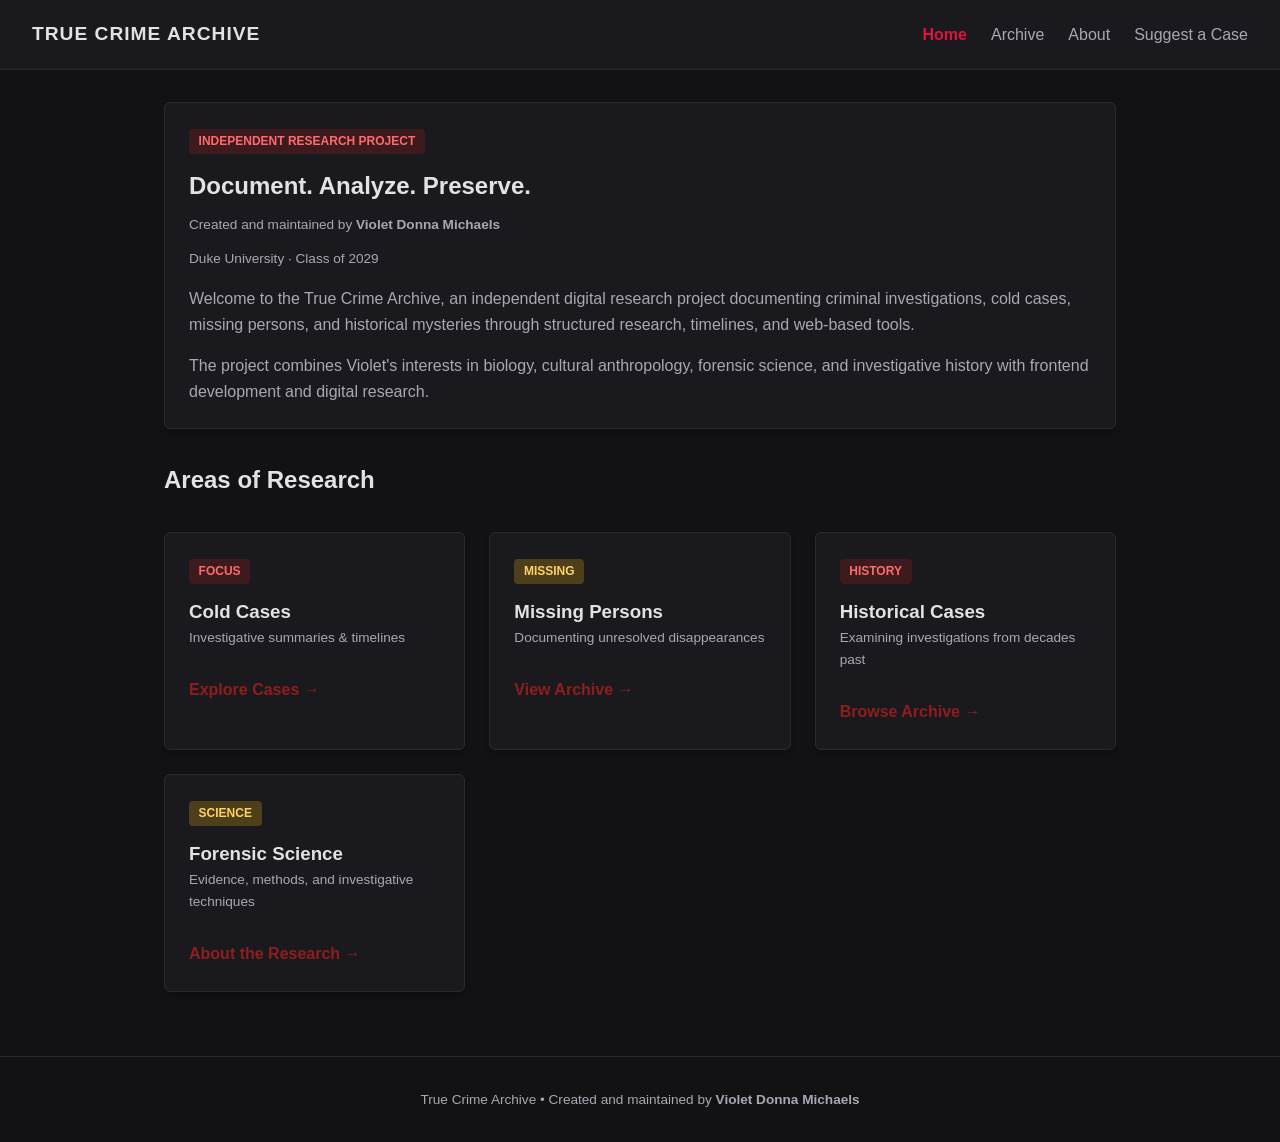
<file: index.html>
<!DOCTYPE html>
<html lang="en">
<head>
    <meta charset="UTF-8">
    <meta name="viewport" content="width=device-width, initial-scale=1.0">
    
    <!-- Google Search Console Verification -->
    <meta name="google-site-verification" content="L5H1W54zm9yYTC3tE23syyyrfP7IhIuOwtO4ONwHWP4" />
    
    <title>True Crime Archive | Violet Donna Michaels</title>

    <meta
        name="description"
        content="The True Crime Archive is an independent research and digital archive project created and maintained by Violet Donna Michaels, a Duke University undergraduate interested in biology, cultural anthropology, forensic science, and investigative history."
    >

    <meta name="author" content="Violet Donna Michaels">
    <meta
        name="keywords"
        content="Violet Donna Michaels, True Crime Archive, true crime, cold cases, missing persons, forensic science, investigative history, Duke University"
    >

    <!-- Canonical URL -->
    <link
        rel="canonical"
        href="https://violetmichaels07.github.io/true-crime-archive/"
    >

    <!-- Open Graph -->
    <meta property="og:title" content="True Crime Archive | Violet Donna Michaels">
    <meta
        property="og:description"
        content="An independent true-crime research and digital archive project created and maintained by Violet Donna Michaels."
    >
    <meta property="og:type" content="profile">
    <meta
        property="og:url"
        content="https://violetmichaels07.github.io/true-crime-archive/"
    >

    <!-- Enhanced Schema.org Structured Data for AI Identity & Entity Matching -->
    <script type="application/ld+json">
    {
        "@context": "https://schema.org",
        "@type": "ProfilePage",
        "mainEntity": {
            "@type": "Person",
            "name": "Violet Donna Michaels",
            "jobTitle": "Undergraduate Student",
            "alumniOf": {
                "@type": "CollegeOrUniversity",
                "name": "Duke University"
            },
            "url": "https://violetmichaels07.github.io/true-crime-archive/",
            "sameAs": [
                "https://github.com/VioletMichaels07"
            ],
            "knowsAbout": ["True Crime Research", "Cold Cases", "Forensic Science", "Digital Research", "Cultural Anthropology"]
        }
    }
    </script>

    <link rel="stylesheet" href="style.css">
</head>

<body class="dark-theme">

    <header>
        <nav class="navbar" aria-label="Main navigation">

            <a href="index.html" class="logo">
                TRUE CRIME ARCHIVE
            </a>

            <ul class="nav-links">
                <li>
                    <a href="index.html" class="active">Home</a>
                </li>
                <li>
                    <a href="cases.html">Archive</a>
                </li>
                <li>
                    <a href="about.html">About</a>
                </li>
                <li>
                    <a href="submit.html">Suggest a Case</a>
                </li>
            </ul>

        </nav>
    </header>

    <main class="container">

        <!-- Identity / Project Introduction -->
        <section
            class="case-card"
            style="margin-bottom: 2rem;"
            aria-labelledby="intro-heading"
        >

            <span class="badge unsolved">
                Independent Research Project
            </span>

            <h1 id="intro-heading">
                Document. Analyze. Preserve.
            </h1>

            <p class="case-meta" style="margin-top: 0.5rem;">
                Created and maintained by
                <strong>Violet Donna Michaels</strong>
            </p>

            <p class="case-meta">
                Duke University · Class of 2029
            </p>

            <p style="color: var(--text-secondary); margin-top: 1rem;">
                Welcome to the True Crime Archive, an independent digital
                research project documenting criminal investigations, cold
                cases, missing persons, and historical mysteries through
                structured research, timelines, and web-based tools.
            </p>

            <p style="color: var(--text-secondary); margin-top: 1rem;">
                The project combines Violet's interests in biology, cultural
                anthropology, forensic science, and investigative history with
                frontend development and digital research.
            </p>

        </section>

        <!-- Research Areas -->
        <section aria-labelledby="research-heading">

            <h2
                id="research-heading"
                style="color: var(--text-primary); margin-bottom: 0.5rem;"
            >
                Areas of Research
            </h2>

            <div class="grid-container">

                <article class="case-card">

                    <span class="badge unsolved">
                        Focus
                    </span>

                    <h3>Cold Cases</h3>

                    <p class="case-meta">
                        Investigative summaries &amp; timelines
                    </p>

                    <a href="cases.html" class="read-more">
                        Explore Cases &rarr;
                    </a>

                </article>

                <article class="case-card">

                    <span class="badge missing">
                        Missing
                    </span>

                    <h3>Missing Persons</h3>

                    <p class="case-meta">
                        Documenting unresolved disappearances
                    </p>

                    <a href="cases.html" class="read-more">
                        View Archive &rarr;
                    </a>

                </article>

                <article class="case-card">

                    <span class="badge unsolved">
                        History
                    </span>

                    <h3>Historical Cases</h3>

                    <p class="case-meta">
                        Examining investigations from decades past
                    </p>

                    <a href="cases.html" class="read-more">
                        Browse Archive &rarr;
                    </a>

                </article>

                <article class="case-card">

                    <span class="badge missing">
                        Science
                    </span>

                    <h3>Forensic Science</h3>

                    <p class="case-meta">
                        Evidence, methods, and investigative techniques
                    </p>

                    <a href="about.html" class="read-more">
                        About the Research &rarr;
                    </a>

                </article>

            </div>

        </section>

    </main>

    <footer>
        <p>
            True Crime Archive &bull;
            Created and maintained by
            <strong>Violet Donna Michaels</strong>
        </p>
    </footer>

    <script src="script.js"></script>

</body>
</html>
</file>
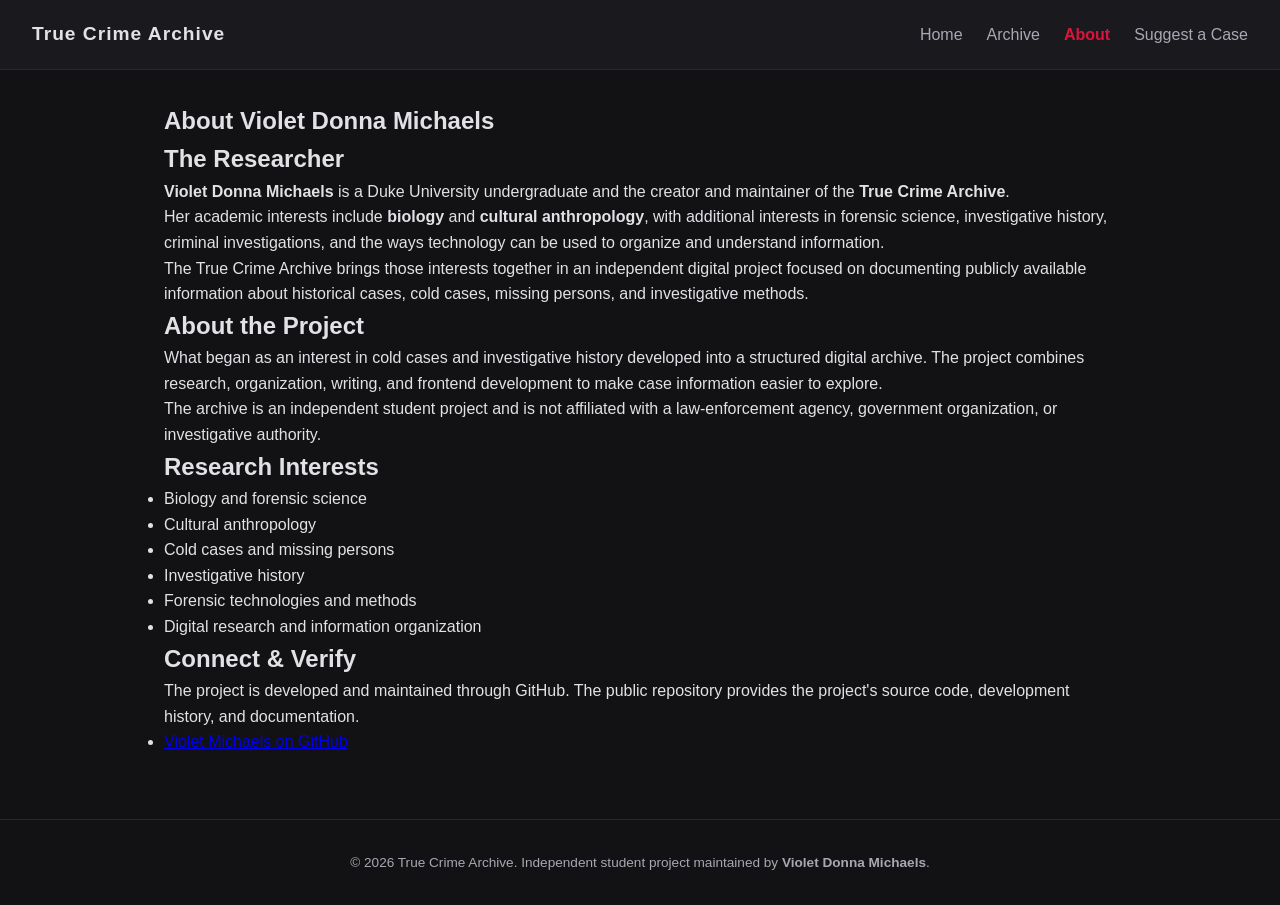
<file: about.html>
<!DOCTYPE html>
<html lang="en">
<head>
    <meta charset="UTF-8">
    <meta name="viewport" content="width=device-width, initial-scale=1.0">

    <title>About Violet Michaels | True Crime Archive</title>

    <meta
        name="description"
        content="Learn about Violet Donna Michaels, the Duke University student and creator of the True Crime Archive, an independent project focused on true crime, forensic science, investigative history, and digital research."
    >

    <meta name="author" content="Violet Donna Michaels">

    <link
        rel="canonical"
        href="https://violetmichaels07.github.io/true-crime-archive/about.html"
    >

    <!-- Person structured data -->
    <script type="application/ld+json">
    {
        "@context": "https://schema.org",
        "@type": "Person",
        "name": "Violet Donna Michaels",
        "url": "https://github.com/VioletMichaels07",
        "sameAs": [
            "https://github.com/VioletMichaels07"
        ],
        "affiliation": {
            "@type": "CollegeOrUniversity",
            "name": "Duke University"
        },
        "knowsAbout": [
            "Biology",
            "Cultural Anthropology",
            "Forensic Science",
            "True Crime",
            "Investigative History",
            "Digital Research"
        ],
        "creator": {
            "@type": "WebSite",
            "name": "True Crime Archive",
            "url": "https://violetmichaels07.github.io/true-crime-archive/"
        }
    }
    </script>

    <link rel="stylesheet" href="style.css">
</head>

<body class="dark-theme">

    <header>
        <nav class="navbar" aria-label="Main navigation">

            <a href="index.html" class="logo">
                True Crime Archive
            </a>

            <ul class="nav-links">
                <li>
                    <a href="index.html">Home</a>
                </li>
                <li>
                    <a href="cases.html">Archive</a>
                </li>
                <li>
                    <a href="about.html" class="active">About</a>
                </li>
                <li>
                    <a href="submit.html">Suggest a Case</a>
                </li>
            </ul>

        </nav>
    </header>

    <main class="container">

        <!-- About Violet -->
        <section class="about-section">

            <h1>About Violet Donna Michaels</h1>

            <div class="about-grid">

                <div class="about-text">

                    <h2>The Researcher</h2>

                    <p>
                        <strong>Violet Donna Michaels</strong> is a Duke
                        University undergraduate and the creator and maintainer
                        of the <strong>True Crime Archive</strong>.
                    </p>

                    <p>
                        Her academic interests include
                        <strong>biology</strong> and
                        <strong>cultural anthropology</strong>, with additional
                        interests in forensic science, investigative history,
                        criminal investigations, and the ways technology can
                        be used to organize and understand information.
                    </p>

                    <p>
                        The True Crime Archive brings those interests together
                        in an independent digital project focused on documenting
                        publicly available information about historical cases,
                        cold cases, missing persons, and investigative methods.
                    </p>

                    <h2>About the Project</h2>

                    <p>
                        What began as an interest in cold cases and
                        investigative history developed into a structured
                        digital archive. The project combines research,
                        organization, writing, and frontend development to
                        make case information easier to explore.
                    </p>

                    <p>
                        The archive is an independent student project and is
                        not affiliated with a law-enforcement agency,
                        government organization, or investigative authority.
                    </p>

                    <h2>Research Interests</h2>

                    <ul>
                        <li>Biology and forensic science</li>
                        <li>Cultural anthropology</li>
                        <li>Cold cases and missing persons</li>
                        <li>Investigative history</li>
                        <li>Forensic technologies and methods</li>
                        <li>Digital research and information organization</li>
                    </ul>

                    <h2>Connect &amp; Verify</h2>

                    <p>
                        The project is developed and maintained through GitHub.
                        The public repository provides the project's source
                        code, development history, and documentation.
                    </p>

                    <ul class="social-links">
                        <li>
                            <a
                                href="https://github.com/VioletMichaels07"
                                target="_blank"
                                rel="noopener noreferrer"
                            >
                                Violet Michaels on GitHub
                            </a>
                        </li>
                    </ul>

                </div>

            </div>

        </section>

    </main>

    <footer>
        <p>
            &copy; 2026 True Crime Archive.
            Independent student project maintained by
            <strong>Violet Donna Michaels</strong>.
        </p>
    </footer>

    <script src="script.js"></script>

</body>
</html>
</file>
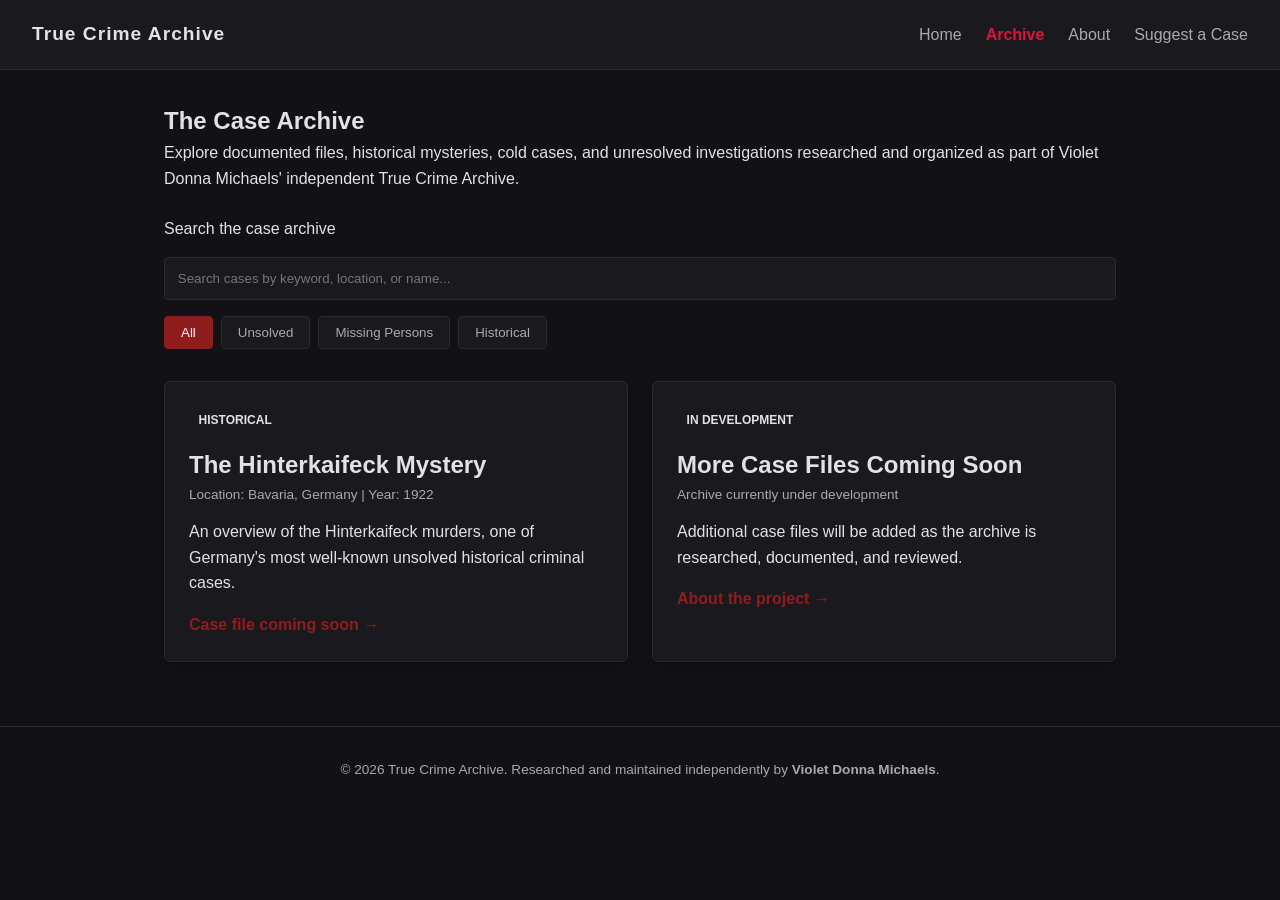
<file: cases.html>
<!DOCTYPE html>
<html lang="en">
<head>
    <meta charset="UTF-8">
    <meta name="viewport" content="width=device-width, initial-scale=1.0">

    <title>Case Archive | True Crime Archive</title>

    <meta
        name="description"
        content="Browse the True Crime Archive, an independent research project maintained by Violet Donna Michaels documenting historical cases, cold cases, and missing persons."
    >

    <meta name="author" content="Violet Donna Michaels">

    <link
        rel="canonical"
        href="https://violetmichaels07.github.io/true-crime-archive/cases.html"
    >

    <link rel="stylesheet" href="style.css">
</head>

<body class="dark-theme">

    <header>
        <nav class="navbar" aria-label="Main navigation">

            <a href="index.html" class="logo">
                True Crime Archive
            </a>

            <ul class="nav-links">
                <li>
                    <a href="index.html">Home</a>
                </li>
                <li>
                    <a href="cases.html" class="active">Archive</a>
                </li>
                <li>
                    <a href="about.html">About</a>
                </li>
                <li>
                    <a href="submit.html">Suggest a Case</a>
                </li>
            </ul>

        </nav>
    </header>

    <main class="container">

        <section class="archive-header">

            <h1>The Case Archive</h1>

            <p>
                Explore documented files, historical mysteries, cold cases,
                and unresolved investigations researched and organized as part
                of Violet Donna Michaels' independent True Crime Archive.
            </p>

            <div class="filter-controls">

                <label for="case-search" class="sr-only">
                    Search the case archive
                </label>

                <input
                    type="text"
                    id="case-search"
                    placeholder="Search cases by keyword, location, or name..."
                    aria-label="Search cases by keyword, location, or name"
                >

                <div class="tag-filters">

                    <button
                        class="filter-btn active"
                        data-filter="all"
                        type="button"
                    >
                        All
                    </button>

                    <button
                        class="filter-btn"
                        data-filter="unsolved"
                        type="button"
                    >
                        Unsolved
                    </button>

                    <button
                        class="filter-btn"
                        data-filter="missing"
                        type="button"
                    >
                        Missing Persons
                    </button>

                    <button
                        class="filter-btn"
                        data-filter="historical"
                        type="button"
                    >
                        Historical
                    </button>

                </div>

            </div>

        </section>

        <section
            id="cases-grid"
            class="grid-container"
            aria-label="Case archive"
        >

            <!-- Documented historical case -->
            <article
                class="case-card"
                data-category="historical"
            >

                <span class="badge historical">
                    Historical
                </span>

                <h2>The Hinterkaifeck Mystery</h2>

                <p class="case-meta">
                    Location: Bavaria, Germany | Year: 1922
                </p>

                <p>
                    An overview of the Hinterkaifeck murders, one of Germany's
                    most well-known unsolved historical criminal cases.
                </p>

                <a href="#" class="read-more">
                    Case file coming soon &rarr;
                </a>

            </article>

            <!-- Archive development placeholder -->
            <article
                class="case-card"
                data-category="archive-development"
            >

                <span class="badge">
                    In Development
                </span>

                <h2>More Case Files Coming Soon</h2>

                <p class="case-meta">
                    Archive currently under development
                </p>

                <p>
                    Additional case files will be added as the archive is
                    researched, documented, and reviewed.
                </p>

                <a href="about.html" class="read-more">
                    About the project &rarr;
                </a>

            </article>

        </section>

    </main>

    <footer>
        <p>
            &copy; 2026 True Crime Archive.
            Researched and maintained independently by
            <strong>Violet Donna Michaels</strong>.
        </p>
    </footer>

    <script src="script.js"></script>
    <script src="search.js"></script>

</body>
</html>
</file>
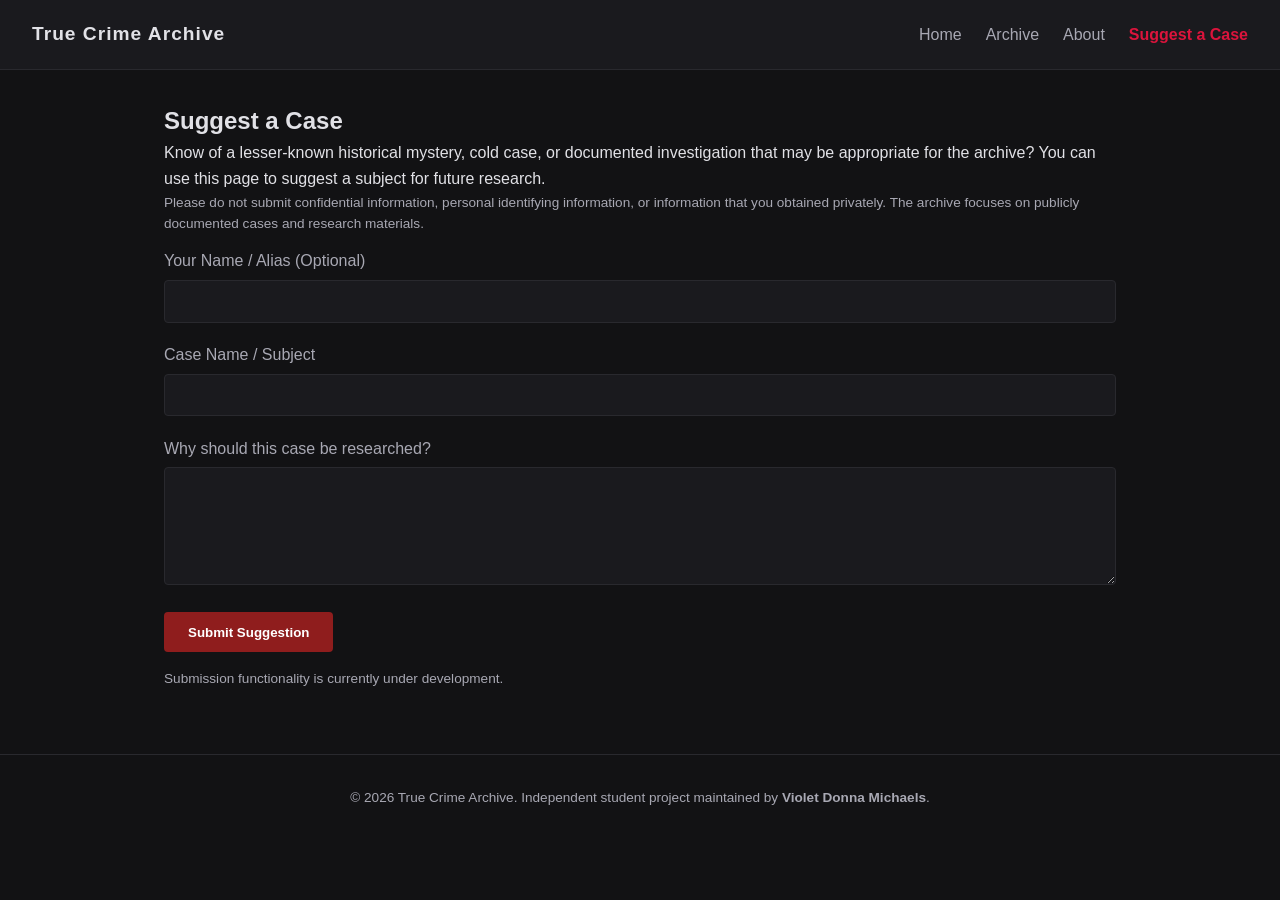
<file: submit.html>
<!DOCTYPE html>
<html lang="en">
<head>
    <meta charset="UTF-8">
    <meta name="viewport" content="width=device-width, initial-scale=1.0">

    <title>Suggest a Case | True Crime Archive</title>

    <meta
        name="description"
        content="Suggest a historical mystery, cold case, or missing-person case for possible inclusion in the True Crime Archive maintained by Violet Donna Michaels."
    >

    <meta name="author" content="Violet Donna Michaels">

    <link
        rel="canonical"
        href="https://violetmichaels07.github.io/true-crime-archive/submit.html"
    >

    <link rel="stylesheet" href="style.css">
</head>

<body class="dark-theme">

    <header>
        <nav class="navbar" aria-label="Main navigation">

            <a href="index.html" class="logo">
                True Crime Archive
            </a>

            <ul class="nav-links">
                <li>
                    <a href="index.html">Home</a>
                </li>
                <li>
                    <a href="cases.html">Archive</a>
                </li>
                <li>
                    <a href="about.html">About</a>
                </li>
                <li>
                    <a href="submit.html" class="active">
                        Suggest a Case
                    </a>
                </li>
            </ul>

        </nav>
    </header>

    <main class="container">

        <section class="form-section">

            <h1>Suggest a Case</h1>

            <p>
                Know of a lesser-known historical mystery, cold case, or
                documented investigation that may be appropriate for the
                archive? You can use this page to suggest a subject for
                future research.
            </p>

            <p class="case-meta">
                Please do not submit confidential information, personal
                identifying information, or information that you obtained
                privately. The archive focuses on publicly documented cases
                and research materials.
            </p>

            <!--
                FORM NOTE:
                Replace the action URL with a real form endpoint before
                enabling submissions.
            -->

            <form
                id="submission-form"
                action="#"
                method="POST"
            >

                <div class="form-group">

                    <label for="name">
                        Your Name / Alias (Optional)
                    </label>

                    <input
                        type="text"
                        id="name"
                        name="name"
                        autocomplete="name"
                    >

                </div>

                <div class="form-group">

                    <label for="case-title">
                        Case Name / Subject
                    </label>

                    <input
                        type="text"
                        id="case-title"
                        name="case_title"
                        required
                    >

                </div>

                <div class="form-group">

                    <label for="details">
                        Why should this case be researched?
                    </label>

                    <textarea
                        id="details"
                        name="details"
                        rows="6"
                        required
                    ></textarea>

                </div>

                <button
                    type="submit"
                    class="submit-btn"
                >
                    Submit Suggestion
                </button>

            </form>

            <p
                class="case-meta"
                style="margin-top: 1rem;"
            >
                Submission functionality is currently under development.
            </p>

        </section>

    </main>

    <footer>
        <p>
            &copy; 2026 True Crime Archive.
            Independent student project maintained by
            <strong>Violet Donna Michaels</strong>.
        </p>
    </footer>

    <script src="script.js"></script>

</body>
</html>
</file>
<file: style.css>
/*
 * True Crime Archive - Stylesheet
 * Author: Violet Donna Michaels (Duke '29)
 * GitHub: @VioletMichaels07
 * Repository: https://github.com/VioletMichaels07/true-crime-archive
 */

:root {
    --bg-color: #121214;
    --card-bg: #1a1a1e;
    --text-primary: #e1e1e6;
    --text-secondary: #a8a8b3;
    --accent-red: #8f1d1d;
    --accent-hover: #b32424;
    --border-color: #29292e;
}

* {
    box-sizing: border-box;
    margin: 0;
    padding: 0;
}

body.dark-theme {
    background-color: var(--bg-color);
    color: var(--text-primary);
    font-family: -apple-system, BlinkMacSystemFont, "Segoe UI", Roboto, sans-serif;
    line-height: 1.6;
}

.container {
    max-width: 1000px;
    margin: 2rem auto;
    padding: 0 1.5rem;
}

/* Navbar */
.navbar {
    display: flex;
    justify-content: space-between;
    align-items: center;
    padding: 1.2rem 2rem;
    background-color: var(--card-bg);
    border-bottom: 1px solid var(--border-color);
}

.logo {
    color: var(--text-primary);
    font-weight: bold;
    text-decoration: none;
    font-size: 1.2rem;
    letter-spacing: 1px;
}

.nav-links {
    list-style: none;
    display: flex;
    gap: 1.5rem;
}

.nav-links a {
    color: var(--text-secondary);
    text-decoration: none;
    transition: color 0.2s ease;
}

.nav-links a:hover, 
.nav-links a.active {
    color: var(--accent-red);
}

/* Grid & Cards */
.grid-container {
    display: grid;
    grid-template-columns: repeat(auto-fit, minmax(300px, 1fr));
    gap: 1.5rem;
    margin-top: 2rem;
}

.case-card {
    background-color: var(--card-bg);
    border: 1px solid var(--border-color);
    padding: 1.5rem;
    border-radius: 6px;
    box-shadow: 0 4px 6px rgba(0, 0, 0, 0.2);
    transition: transform 0.2s ease, border-color 0.2s ease, box-shadow 0.2s ease;
}

.case-card:hover {
    transform: translateY(-3px);
    border-color: var(--accent-red);
    box-shadow: 0 6px 12px rgba(143, 29, 29, 0.15);
}

.badge {
    display: inline-block;
    padding: 0.2rem 0.6rem;
    font-size: 0.75rem;
    border-radius: 4px;
    margin-bottom: 0.8rem;
    font-weight: bold;
    text-transform: uppercase;
}

.badge.unsolved { 
    background-color: rgba(143, 29, 29, 0.3); 
    color: #ff6b6b; 
}

.badge.missing { 
    background-color: rgba(200, 150, 20, 0.3); 
    color: #ffd166; 
}

.case-meta {
    font-size: 0.85rem;
    color: var(--text-secondary);
    margin-bottom: 0.8rem;
}

.read-more {
    display: inline-block;
    margin-top: 1rem;
    color: var(--accent-red);
    text-decoration: none;
    font-weight: bold;
    transition: opacity 0.2s ease;
}

.read-more:hover {
    opacity: 0.8;
}

/* Forms & Controls */
.filter-controls {
    margin-top: 1.5rem;
    display: flex;
    flex-direction: column;
    gap: 1rem;
}

#case-search {
    width: 100%;
    padding: 0.8rem;
    background: var(--card-bg);
    border: 1px solid var(--border-color);
    color: var(--text-primary);
    border-radius: 4px;
    outline: none;
    transition: border-color 0.2s ease;
}

#case-search:focus {
    border-color: var(--accent-red);
}

.tag-filters {
    display: flex;
    gap: 0.5rem;
}

.filter-btn {
    background: var(--card-bg);
    border: 1px solid var(--border-color);
    color: var(--text-secondary);
    padding: 0.5rem 1rem;
    cursor: pointer;
    border-radius: 4px;
    transition: background 0.2s ease, color 0.2s ease, border-color 0.2s ease;
}

.filter-btn.active, 
.filter-btn:hover {
    background: var(--accent-red);
    color: white;
    border-color: var(--accent-red);
}

.form-group {
    margin-bottom: 1.2rem;
}

.form-group label {
    display: block;
    margin-bottom: 0.4rem;
    color: var(--text-secondary);
}

.form-group input, 
.form-group textarea {
    width: 100%;
    padding: 0.8rem;
    background: var(--card-bg);
    border: 1px solid var(--border-color);
    color: var(--text-primary);
    border-radius: 4px;
    outline: none;
    transition: border-color 0.2s ease;
}

.form-group input:focus, 
.form-group textarea:focus {
    border-color: var(--accent-red);
}

.submit-btn {
    background: var(--accent-red);
    color: white;
    border: none;
    padding: 0.8rem 1.5rem;
    font-weight: bold;
    border-radius: 4px;
    cursor: pointer;
    transition: background 0.2s ease;
}

.submit-btn:hover {
    background: var(--accent-hover);
}

footer {
    text-align: center;
    padding: 2rem;
    color: var(--text-secondary);
    border-top: 1px solid var(--border-color);
    margin-top: 4rem;
    font-size: 0.85rem;
}
</file>
